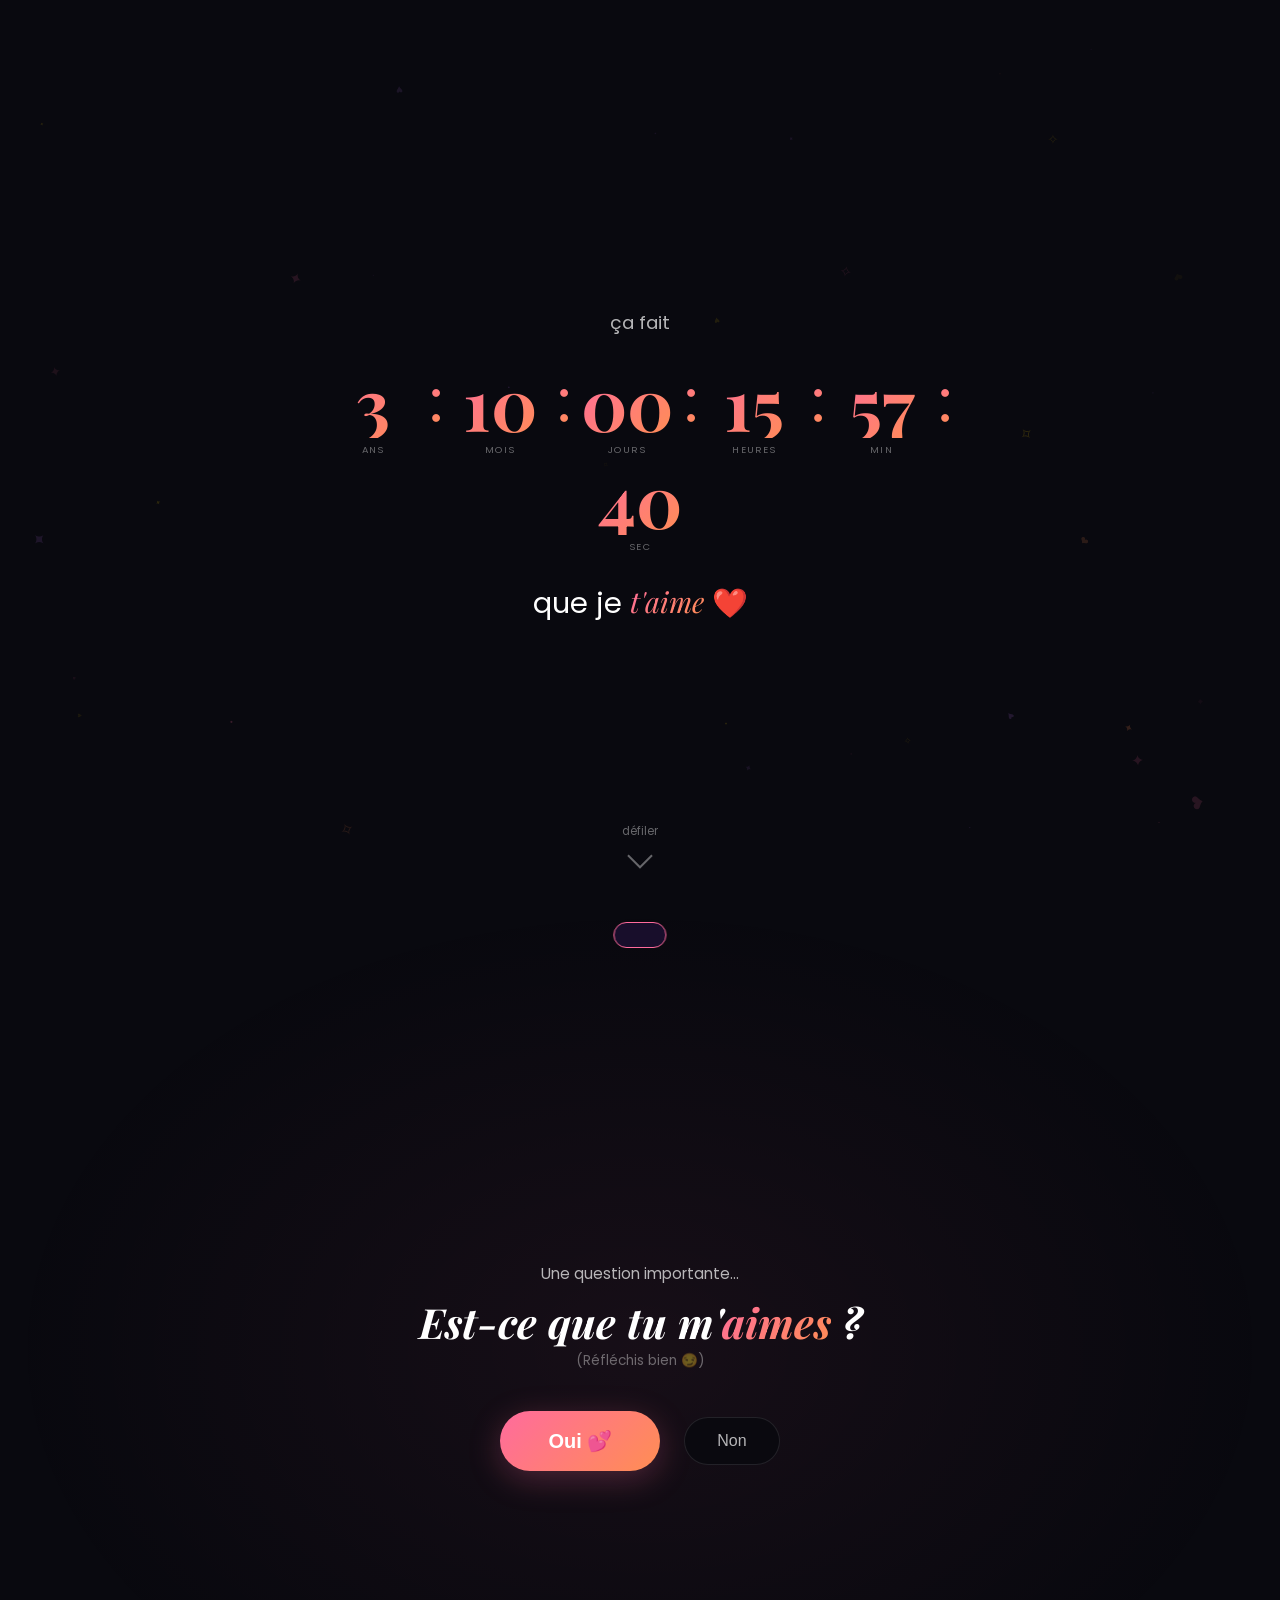
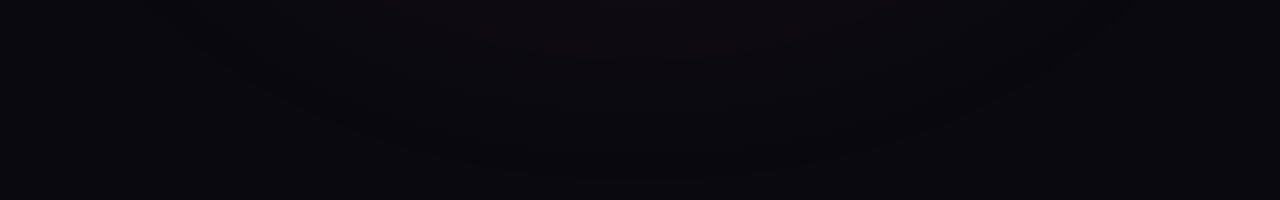
<file: index.html>
<!DOCTYPE html>
<html lang="fr">
<head>
  <meta charset="UTF-8">
  <meta name="viewport" content="width=device-width, initial-scale=1.0">
  <title>Pour My Queen 👑</title>
  <link rel="stylesheet" href="style.css">
  <link rel="preconnect" href="https://fonts.googleapis.com">
  <link rel="preconnect" href="https://fonts.gstatic.com" crossorigin>
  <link href="https://fonts.googleapis.com/css2?family=Playfair+Display:ital,wght@0,400;0,700;1,400&family=Poppins:wght@300;400;500;600&display=swap" rel="stylesheet">
</head>
<body class="page">

  <canvas id="particles-canvas"></canvas>
  <canvas id="confetti-canvas" style="display:none"></canvas>
  <div class="toast" id="toast"></div>

  <!-- SECTION 1 : Compteur -->
  <section class="section" id="sec-counter" style="min-height:100vh;">
    <div class="container">
      <p class="lead" style="font-size:1.15rem; margin-bottom:0.5rem;">ça fait</p>
      <div class="counter-wrap" id="counter">
        <div class="c-unit"><span class="c-val" id="c-y">0</span><span class="c-label">ans</span></div>
        <span class="c-sep">:</span>
        <div class="c-unit"><span class="c-val" id="c-mo">00</span><span class="c-label">mois</span></div>
        <span class="c-sep">:</span>
        <div class="c-unit"><span class="c-val" id="c-d">00</span><span class="c-label">jours</span></div>
        <span class="c-sep">:</span>
        <div class="c-unit"><span class="c-val" id="c-h">00</span><span class="c-label">heures</span></div>
        <span class="c-sep">:</span>
        <div class="c-unit"><span class="c-val" id="c-m">00</span><span class="c-label">min</span></div>
        <span class="c-sep">:</span>
        <div class="c-unit"><span class="c-val" id="c-s">00</span><span class="c-label">sec</span></div>
      </div>
      <p style="font-size:clamp(1.2rem,3vw,1.8rem); margin-top:0.5rem;">
        que je <span class="gradient-text" style="font-family:'Playfair Display',serif; font-style:italic;">t'aime</span> ❤️
      </p>
    </div>

    <div class="scroll-hint">
      <span>défiler</span>
      <div class="scroll-arrow"></div>
    </div>
  </section>

  <!-- SECTION 2 : Est-ce que tu m'aimes ? -->
  <section class="section" id="sec-love" style="background: radial-gradient(ellipse at center, rgba(255,107,157,0.06) 0%, transparent 70%);">
    <div class="container">
      <p class="lead" style="margin-bottom:0.6rem; font-size:0.95rem;">Une question importante…</p>
      <h2 style="font-style:italic; margin-bottom:0.3rem;">
        Est-ce que tu m'<span class="gradient-text">aimes</span> ?
      </h2>
      <p class="muted" style="margin-bottom:0;">(Réfléchis bien 😏)</p>

      <div class="love-buttons" id="love-buttons">
        <button id="btn-oui" onclick="clickOui()">Oui 💕</button>
        <button id="btn-non" onclick="clickNon()">Non</button>
      </div>

      <div id="continue-area" style="display:none;" class="bounce-in">
        <p class="lead" style="margin-bottom:1.5rem; font-size:1.1rem;">Je le savais depuis le début 😍✨</p>
        <a href="surprise.html" class="btn btn-primary" style="font-size:1.05rem; padding:1rem 2.5rem;">
          On continue My Queen ! 👑
        </a>
      </div>
    </div>
  </section>

  <script src="config.js"></script>
  <script src="photos-bg.js"></script>
  <script>
    /* ── Particles ── */
    (function () {
      const cvs = document.getElementById('particles-canvas');
      const ctx = cvs.getContext('2d');
      const CHARS = ['♥','❤','✦','✧','·'];
      const COLOR = ['#ff6b9d','#ff8e53','#c77dff','#ffd700'];
      let W, H, particles = [];

      function resize() {
        W = cvs.width  = window.innerWidth;
        H = cvs.height = window.innerHeight;
      }
      resize();
      window.addEventListener('resize', resize);

      for (let i = 0; i < 35; i++) {
        particles.push({
          x: Math.random() * 1,
          y: Math.random(),
          size: Math.random() * 13 + 5,
          speed: Math.random() * 0.4 + 0.2,
          op: Math.random() * 0.45 + 0.1,
          ch: CHARS[Math.floor(Math.random() * CHARS.length)],
          col: COLOR[Math.floor(Math.random() * COLOR.length)],
          rot: Math.random() * 360,
          rs: (Math.random() - 0.5) * 1.5,
          amp: Math.random() * 0.8 + 0.3,
          phase: Math.random() * Math.PI * 2,
        });
      }

      function draw() {
        ctx.clearRect(0, 0, W, H);
        particles.forEach(p => {
          const px = (p.x + p.amp * 0.012 * Math.sin(p.y * 8 + p.phase)) * W;
          const py = p.y * H;
          ctx.save();
          ctx.translate(px, py);
          ctx.rotate(p.rot * Math.PI / 180);
          ctx.globalAlpha = p.op;
          ctx.fillStyle = p.col;
          ctx.font = `${p.size}px serif`;
          ctx.fillText(p.ch, 0, 0);
          ctx.restore();
          p.y -= p.speed / H;
          p.rot += p.rs;
          if (p.y < -0.05) { p.y = 1.05; p.x = Math.random(); }
        });
        requestAnimationFrame(draw);
      }
      draw();
    })();

    /* ── Counter ── */
    function getTimeDiff(start) {
      const now = new Date();
      let yr = now.getFullYear() - start.getFullYear();
      let mo = now.getMonth()    - start.getMonth();
      let d  = now.getDate()     - start.getDate();
      let h  = now.getHours()    - start.getHours();
      let mi = now.getMinutes()  - start.getMinutes();
      let s  = now.getSeconds()  - start.getSeconds();
      if (s  < 0) { s  += 60; mi--; }
      if (mi < 0) { mi += 60; h--; }
      if (h  < 0) { h  += 24; d--; }
      if (d  < 0) { mo--; d += new Date(now.getFullYear(), now.getMonth(), 0).getDate(); }
      if (mo < 0) { mo += 12; yr--; }
      return { yr, mo, d, h, mi, s };
    }

    function pad(n) { return String(n).padStart(2, '0'); }

    function tick() {
      const t = getTimeDiff(CONFIG.startDate);
      document.getElementById('c-y').textContent  = t.yr;
      document.getElementById('c-mo').textContent = pad(t.mo);
      document.getElementById('c-d').textContent  = pad(t.d);
      document.getElementById('c-h').textContent  = pad(t.h);
      document.getElementById('c-m').textContent  = pad(t.mi);
      document.getElementById('c-s').textContent  = pad(t.s);
    }
    tick();
    setInterval(tick, 1000);

    /* ── Toast ── */
    let toastTimer;
    function showToast(msg, dur = 2200) {
      const el = document.getElementById('toast');
      el.textContent = msg;
      el.classList.add('show');
      clearTimeout(toastTimer);
      toastTimer = setTimeout(() => el.classList.remove('show'), dur);
    }

    /* ── Oui / Non logic ── */
    let noClicks = 0;
    const MAX = 5;
    const noMsgs = ['😏 Vraiment ?', '🤔 T\'es sûre sûre ?', '👀 Ah bon...', '😄 Allez !', '💕 Je savais que tu m\'aimais !'];
    let noPos  = null;
    const isMobile = window.matchMedia('(hover:none)').matches;

    /* Desktop : bouton Non qui fuit */
    if (!isMobile) {
      document.addEventListener('mousemove', function flee(e) {
        const btn = document.getElementById('btn-non');
        if (!btn || btn.style.display === 'none') return;
        if (!noPos) {
          const r = btn.getBoundingClientRect();
          // N'initialise que si le bouton est visible dans le viewport
          if (r.top < 0 || r.bottom > window.innerHeight || r.width === 0) return;
          noPos = { x: r.left, y: r.top, w: r.width, h: r.height };
          btn.style.position = 'fixed';
          btn.style.margin   = '0';
          btn.style.left     = noPos.x + 'px';
          btn.style.top      = noPos.y + 'px';
        }
        const cx = noPos.x + noPos.w / 2;
        const cy = noPos.y + noPos.h / 2;
        const dx = e.clientX - cx;
        const dy = e.clientY - cy;
        const dist = Math.sqrt(dx * dx + dy * dy);
        if (dist < 140) {
          const a = Math.atan2(dy, dx);
          const d = 130 + (140 - dist);
          noPos.x = Math.max(0, Math.min(window.innerWidth  - noPos.w, noPos.x - Math.cos(a) * d));
          noPos.y = Math.max(0, Math.min(window.innerHeight - noPos.h, noPos.y - Math.sin(a) * d));
          btn.style.left = noPos.x + 'px';
          btn.style.top  = noPos.y + 'px';
        }
      });
    }

    function clickNon() {
      noClicks++;
      const oui = document.getElementById('btn-oui');
      const non = document.getElementById('btn-non');
      const scale = 1 + noClicks * 0.28;
      oui.style.transform = `scale(${scale})`;
      non.style.opacity   = Math.max(0, 1 - noClicks * 0.22);
      non.style.transform = `scale(${Math.max(0.1, 1 - noClicks * 0.18)})`;
      showToast(noMsgs[Math.min(noClicks - 1, noMsgs.length - 1)]);
      if (noClicks >= MAX) {
        non.style.display = 'none';
        showToast('💕 Je savais que tu m\'aimais !', 3000);
      }
    }

    /* Confetti */
    function launchConfetti() {
      const cvs = document.getElementById('confetti-canvas');
      cvs.style.display = 'block';
      cvs.width  = window.innerWidth;
      cvs.height = window.innerHeight;
      const ctx  = cvs.getContext('2d');
      const cols = ['#ff6b9d','#ff8e53','#ffd700','#c77dff','#ffffff','#6ee7b7'];
      const pcs  = [];
      for (let i = 0; i < 120; i++) {
        pcs.push({
          x:  Math.random() * cvs.width,
          y: -20 - Math.random() * 100,
          w:  Math.random() * 11 + 4,
          h:  Math.random() * 6  + 3,
          c:  cols[Math.floor(Math.random() * cols.length)],
          sp: Math.random() * 3.5 + 2,
          dr: (Math.random() - 0.5) * 1.8,
          a:  Math.random() * 360,
          rs: (Math.random() - 0.5) * 6,
        });
      }
      let frame = 0;
      function draw() {
        ctx.clearRect(0, 0, cvs.width, cvs.height);
        let alive = false;
        pcs.forEach(p => {
          if (p.y < cvs.height + 10) {
            alive = true;
            p.y += p.sp; p.x += p.dr; p.a += p.rs;
            ctx.save();
            ctx.translate(p.x, p.y); ctx.rotate(p.a * Math.PI / 180);
            ctx.fillStyle = p.c;
            ctx.fillRect(-p.w/2, -p.h/2, p.w, p.h);
            ctx.restore();
          }
        });
        if (alive && frame++ < 220) requestAnimationFrame(draw);
        else { cvs.style.display = 'none'; ctx.clearRect(0,0,cvs.width,cvs.height); }
      }
      draw();
    }

    function clickOui() {
      startPhotosBg();
      launchConfetti();
      const oui = document.getElementById('btn-oui');
      const non = document.getElementById('btn-non');
      /* Réinitialise les tailles */
      oui.style.transition = 'transform 0.5s cubic-bezier(0.34,1.56,0.64,1), box-shadow 0.3s, font-size 0.5s';
      oui.style.transform  = 'scale(1)';
      oui.style.fontSize   = '';
      non.style.display    = 'none';
      oui.style.display    = 'none';
      setTimeout(() => {
        document.getElementById('continue-area').style.display = 'block';
        document.getElementById('continue-area').classList.add('bounce-in');
      }, 400);
    }
  </script>
</body>
</html>
</file>
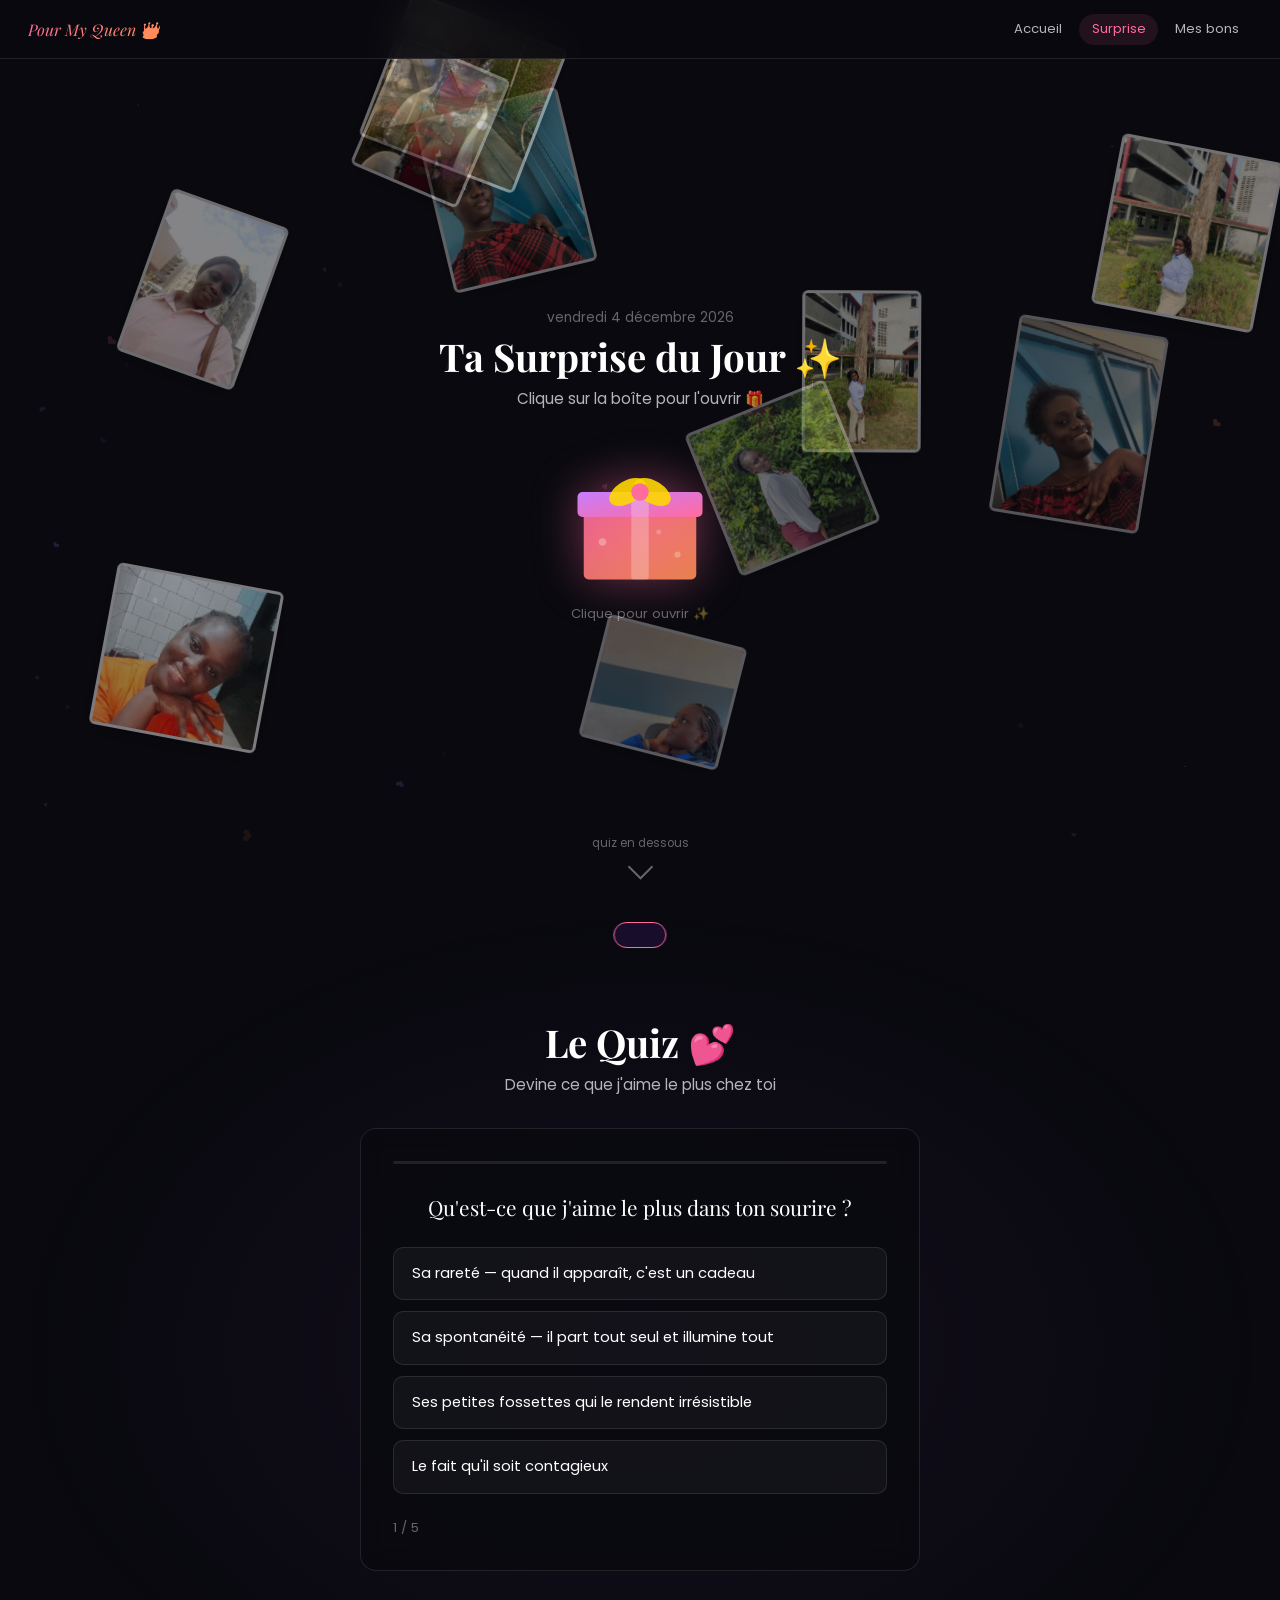
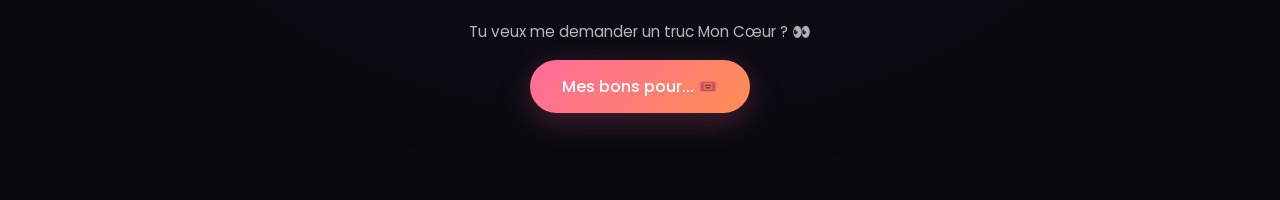
<file: surprise.html>
<!DOCTYPE html>
<html lang="fr">
<head>
  <meta charset="UTF-8">
  <meta name="viewport" content="width=device-width, initial-scale=1.0">
  <title>Ta Surprise 🎁 — My Queen</title>
  <link rel="stylesheet" href="style.css">
  <link rel="preconnect" href="https://fonts.googleapis.com">
  <link rel="preconnect" href="https://fonts.gstatic.com" crossorigin>
  <link href="https://fonts.googleapis.com/css2?family=Playfair+Display:ital,wght@0,400;0,700;1,400&family=Poppins:wght@300;400;500;600&display=swap" rel="stylesheet">
</head>
<body class="page">

  <canvas id="particles-canvas"></canvas>
  <div class="toast" id="toast"></div>

  <nav class="nav" id="main-nav">
    <span class="nav-logo">Pour My Queen 👑</span>
    <div class="nav-links">
      <a href="index.html"    class="nav-link">Accueil</a>
      <a href="surprise.html" class="nav-link active">Surprise</a>
      <a href="coupons.html"  class="nav-link">Mes bons</a>
    </div>
    <button class="hamburger" id="hamburger-btn" onclick="toggleMenu()" aria-label="Menu">
      <span></span><span></span><span></span>
    </button>
  </nav>

  <!-- Mobile drawer -->
  <div class="mob-overlay" id="mob-overlay" onclick="closeMenu()"></div>
  <div class="mob-drawer" id="mob-drawer">
    <a href="index.html"    class="mob-link" onclick="closeMenu()">Accueil</a>
    <a href="surprise.html" class="mob-link active">Surprise</a>
    <a href="coupons.html"  class="mob-link" onclick="closeMenu()">Mes bons</a>
  </div>

  <!-- SECTION 1 : Boîte cadeau -->
  <section class="section" id="sec-gift">
    <div class="container">
      <p class="muted" style="margin-bottom:0.3rem;" id="day-label"></p>
      <h2 class="section-title">Ta Surprise du Jour ✨</h2>
      <p class="section-sub">Clique sur la boîte pour l'ouvrir 🎁</p>

      <div class="gift-wrap-outer">
        <!-- Boîte cadeau (SVG animé) -->
        <div class="gift-click-zone" id="giftZone" onclick="openGift()">
          <svg class="gift-svg" viewBox="0 0 120 120" xmlns="http://www.w3.org/2000/svg">
            <defs>
              <linearGradient id="boxGrad" x1="0" y1="0" x2="1" y2="1">
                <stop offset="0%"  stop-color="#ff6b9d"/>
                <stop offset="100%" stop-color="#ff8e53"/>
              </linearGradient>
              <linearGradient id="lidGrad" x1="0" y1="0" x2="1" y2="1">
                <stop offset="0%"  stop-color="#c77dff"/>
                <stop offset="100%" stop-color="#ff6b9d"/>
              </linearGradient>
            </defs>
            <!-- Corps -->
            <rect x="15" y="55" width="90" height="55" rx="4" fill="url(#boxGrad)" opacity="0.9"/>
            <!-- Ruban vertical corps -->
            <rect x="53" y="55" width="14" height="55" rx="2" fill="rgba(255,255,255,0.25)"/>
            <!-- Couvercle (animé) -->
            <g class="gift-lid" id="giftLid">
              <rect x="10" y="40" width="100" height="20" rx="4" fill="url(#lidGrad)"/>
              <!-- Ruban vertical couvercle -->
              <rect x="53" y="40" width="14" height="20" rx="2" fill="rgba(255,255,255,0.25)"/>
              <!-- Nœud gauche -->
              <ellipse cx="50" cy="40" rx="16" ry="9" fill="#ffd700" opacity="0.9" transform="rotate(-30 50 40)"/>
              <!-- Nœud droit -->
              <ellipse cx="70" cy="40" rx="16" ry="9" fill="#ffd700" opacity="0.9" transform="rotate(30 70 40)"/>
              <!-- Centre nœud -->
              <circle cx="60" cy="40" r="7" fill="#ff6b9d"/>
            </g>
            <!-- Points déco -->
            <circle cx="30" cy="80" r="3" fill="rgba(255,255,255,0.3)"/>
            <circle cx="90" cy="90" r="2.5" fill="rgba(255,255,255,0.25)"/>
            <circle cx="75" cy="72" r="2" fill="rgba(255,255,255,0.2)"/>
          </svg>
          <p class="gift-hint" id="gift-hint">Clique pour ouvrir ✨</p>
        </div>

        <!-- Contenu révélé -->
        <div class="card gift-content fade-up" id="giftContent" style="display:none; max-width:460px; text-align:center;">
          <span class="gift-icon" id="gift-icon"></span>
          <h3 class="gift-title" id="gift-title"></h3>
          <p class="gift-msg" id="gift-msg"></p>
          <p class="gift-day muted" id="gift-day-txt"></p>
        </div>
      </div>

      <div class="scroll-hint" style="bottom:1.5rem;">
        <span>quiz en dessous</span>
        <div class="scroll-arrow"></div>
      </div>
    </div>
  </section>

  <!-- SECTION 2 : Quiz -->
  <section class="section" id="sec-quiz" style="background: radial-gradient(ellipse at center, rgba(199,125,255,0.06) 0%, transparent 70%);">
    <div class="container">
      <h2 class="section-title">Le Quiz 💕</h2>
      <p class="section-sub">Devine ce que j'aime le plus chez toi</p>

      <div class="card quiz-wrap" id="quiz-wrap">
        <!-- Barre de progression -->
        <div class="quiz-bar-track"><div class="quiz-bar" id="quiz-bar" style="width:0%"></div></div>

        <!-- Question en cours -->
        <div id="quiz-question-area">
          <p class="quiz-q" id="quiz-q-text"></p>
          <div class="quiz-opts" id="quiz-opts"></div>
          <p class="quiz-expl" id="quiz-expl" style="display:none;"></p>
          <div class="quiz-foot">
            <span class="quiz-count" id="quiz-count"></span>
            <button class="btn btn-primary btn-sm" id="quiz-next" onclick="nextQuestion()" style="display:none;">
              Suivant →
            </button>
          </div>
        </div>

        <!-- Résultat final -->
        <div id="quiz-result" style="display:none;" class="quiz-result">
          <div class="quiz-score-big" id="quiz-score-big"></div>
          <p style="font-family:'Playfair Display',serif; font-size:1.3rem; margin:0.75rem 0;" id="quiz-result-msg"></p>
          <p class="lead" id="quiz-result-sub" style="margin-bottom:1.5rem;"></p>
          <button class="btn btn-ghost" onclick="restartQuiz()">Rejouer 🔄</button>
        </div>
      </div>

      <div style="margin-top:3rem; display:flex; flex-direction:column; align-items:center; gap:1rem;">
        <p class="lead" style="font-size:0.95rem;">Tu veux me demander un truc Mon Cœur ? 👀</p>
        <a href="coupons.html" class="btn btn-primary">Mes bons pour... 🎟️</a>
      </div>
    </div>
  </section>

  <script src="config.js"></script>
  <script src="photos-bg.js"></script>
  <script>
    /* ── Particles (identique à index.html) ── */
    (function () {
      const cvs = document.getElementById('particles-canvas');
      const ctx = cvs.getContext('2d');
      const CHARS = ['♥','❤','✦','✧','·'];
      const COLOR = ['#ff6b9d','#ff8e53','#c77dff','#ffd700'];
      let W, H;
      const particles = [];
      function resize() { W = cvs.width = innerWidth; H = cvs.height = innerHeight; }
      resize(); window.addEventListener('resize', resize);
      for (let i = 0; i < 30; i++) particles.push({
        x: Math.random(), y: Math.random(),
        size: Math.random()*12+5, speed: Math.random()*0.35+0.18,
        op: Math.random()*0.4+0.1,
        ch: CHARS[Math.floor(Math.random()*CHARS.length)],
        col: COLOR[Math.floor(Math.random()*COLOR.length)],
        rot: Math.random()*360, rs: (Math.random()-.5)*1.4,
        amp: Math.random()*0.8+0.3, phase: Math.random()*Math.PI*2,
      });
      function draw() {
        ctx.clearRect(0,0,W,H);
        particles.forEach(p => {
          const px = (p.x + p.amp*0.011*Math.sin(p.y*8+p.phase))*W;
          const py = p.y*H;
          ctx.save(); ctx.translate(px,py); ctx.rotate(p.rot*Math.PI/180);
          ctx.globalAlpha=p.op; ctx.fillStyle=p.col;
          ctx.font=`${p.size}px serif`; ctx.fillText(p.ch,0,0); ctx.restore();
          p.y -= p.speed/H; p.rot += p.rs;
          if (p.y < -0.05) { p.y=1.05; p.x=Math.random(); }
        });
        requestAnimationFrame(draw);
      }
      draw();
    })();

    /* ── Toast ── */
    let toastTimer;
    function showToast(msg, dur=2200) {
      const el = document.getElementById('toast');
      el.textContent = msg; el.classList.add('show');
      clearTimeout(toastTimer);
      toastTimer = setTimeout(() => el.classList.remove('show'), dur);
    }

    /* ── Surprise du jour ── */
    (function() {
      const today = new Date();
      const dayOfYear = Math.floor((today - new Date(today.getFullYear(),0,0)) / 86400000);
      const idx = (dayOfYear - 1 + CONFIG.dailySurprises.length) % CONFIG.dailySurprises.length;
      const surprise = CONFIG.dailySurprises[idx];

      document.getElementById('day-label').textContent =
        today.toLocaleDateString('fr-FR', { weekday:'long', day:'numeric', month:'long', year:'numeric' });

      document.getElementById('gift-icon').textContent  = surprise.icon;
      document.getElementById('gift-title').textContent = surprise.title;
      document.getElementById('gift-msg').textContent   = surprise.content;
      document.getElementById('gift-day-txt').textContent = 'Le Meilleur pour la Meilleure ❤️';
    })();

    let giftOpened = false;
    function openGift() {
      if (giftOpened) return;
      giftOpened = true;
      const zone    = document.getElementById('giftZone');
      const hint    = document.getElementById('gift-hint');
      const content = document.getElementById('giftContent');
      zone.classList.add('opening');
      hint.textContent = '🎉';
      setTimeout(() => {
        content.style.display = 'block';
        showToast('Bonne journée My Queen 💕', 3000);
      }, 650);
    }

    /* ── Quiz ── */
    const questions = CONFIG.quizQuestions;
    let qIdx = 0, score = 0, answered = false;

    function renderQuestion() {
      const q  = questions[qIdx];
      const pct = (qIdx / questions.length) * 100;
      document.getElementById('quiz-bar').style.width = pct + '%';
      document.getElementById('quiz-q-text').textContent = q.question;
      document.getElementById('quiz-count').textContent  = `${qIdx + 1} / ${questions.length}`;
      document.getElementById('quiz-expl').style.display = 'none';
      document.getElementById('quiz-next').style.display = 'none';
      answered = false;

      const optsEl = document.getElementById('quiz-opts');
      optsEl.innerHTML = '';
      q.options.forEach((opt, i) => {
        const btn = document.createElement('button');
        btn.className = 'quiz-opt';
        btn.textContent = opt;
        btn.onclick = () => answerQuestion(i, btn);
        optsEl.appendChild(btn);
      });
    }

    function answerQuestion(chosen, btn) {
      if (answered) return;
      answered = true;
      const q = questions[qIdx];
      const opts = document.querySelectorAll('.quiz-opt');
      opts.forEach(o => o.disabled = true);

      score++;
      btn.classList.add('correct');
      showToast('Bonne réponse ! 🎉');

      const expl = document.getElementById('quiz-expl');
      expl.textContent = q.explanation;
      expl.style.display = 'block';
      document.getElementById('quiz-next').style.display = 'inline-flex';
    }

    function nextQuestion() {
      qIdx++;
      if (qIdx >= questions.length) {
        showResult();
      } else {
        renderQuestion();
      }
    }

    const resultMsgs = [
      [0, 2, '💔 Aïe...', 'Tu me connais encore mal, mais c\'est pour ça qu\'on est là ! 😄'],
      [2, 4, '💛 Pas mal !', 'Tu commences à cerner les contours de ce que j\'aime chez toi 😊'],
      [4, 5, '💕 Presque !', 'Tu as failli avoir un sans-faute... La prochaine fois ! 😍'],
      [5, 5, '❤️ Parfait !', 'Tu me connais par cœur. Je t\'aime, My Queen 👑'],
    ];

    function showResult() {
      document.getElementById('quiz-bar').style.width = '100%';
      document.getElementById('quiz-question-area').style.display = 'none';
      const res = document.getElementById('quiz-result');
      res.style.display = 'block';
      document.getElementById('quiz-score-big').textContent = `${score} / ${questions.length}`;

      let msg = resultMsgs[0];
      for (const m of resultMsgs) {
        if (score >= m[0] && score <= m[1]) msg = m;
      }
      // Special case for perfect score
      if (score === questions.length) msg = resultMsgs[3];

      document.getElementById('quiz-result-msg').textContent = msg[2];
      document.getElementById('quiz-result-sub').textContent = msg[3];
    }

    function restartQuiz() {
      qIdx = 0; score = 0;
      document.getElementById('quiz-result').style.display = 'none';
      document.getElementById('quiz-question-area').style.display = 'block';
      renderQuestion();
    }

    renderQuestion();
    startPhotosBg();

    /* ── Hamburger menu ── */
    let _menuOpen = false;
    function toggleMenu() { _menuOpen ? closeMenu() : _openMenu(); }
    function _openMenu() {
      _menuOpen = true;
      const drawer  = document.getElementById('mob-drawer');
      const overlay = document.getElementById('mob-overlay');
      document.getElementById('hamburger-btn').classList.add('open');
      overlay.classList.add('open');
      drawer.style.transition = 'none';
      drawer.style.right = '-100%';
      void drawer.offsetWidth;
      drawer.style.transition = 'right 0.35s cubic-bezier(0.25,0.46,0.45,0.94)';
      drawer.style.right = '0px';
    }
    function closeMenu() {
      _menuOpen = false;
      const drawer  = document.getElementById('mob-drawer');
      const overlay = document.getElementById('mob-overlay');
      document.getElementById('hamburger-btn').classList.remove('open');
      overlay.classList.remove('open');
      drawer.style.transition = 'right 0.35s cubic-bezier(0.25,0.46,0.45,0.94)';
      drawer.style.right = '-100%';
    }
  </script>
</body>
</html>
</file>
<file: style.css>
@import url('https://fonts.googleapis.com/css2?family=Playfair+Display:ital,wght@0,400;0,700;1,400&family=Poppins:wght@300;400;500;600&display=swap');

:root {
  --bg:          #09090f;
  --bg-card:     rgba(9,9,15,0.82);
  --bg-card-h:   rgba(9,9,15,0.92);
  --pink:        #ff6b9d;
  --coral:       #ff8e53;
  --gold:        #ffd700;
  --purple:      #c77dff;
  --text:        #ffffff;
  --text-sub:    rgba(255,255,255,0.7);
  --text-muted:  rgba(255,255,255,0.38);
  --border:      rgba(255,255,255,0.1);
  --grad:        linear-gradient(135deg, #ff6b9d, #ff8e53);
  --shadow:      0 8px 32px rgba(255,107,157,0.25);
  --r:           16px;
  --r-sm:        10px;
  --t:           all 0.3s ease;
}

*, *::before, *::after { margin:0; padding:0; box-sizing:border-box; }
html { scroll-behavior: smooth; }

body {
  font-family: 'Poppins', sans-serif;
  background: var(--bg);
  color: var(--text);
  min-height: 100vh;
  overflow-x: hidden;
}

/* ── Particles ── */
#particles-canvas {
  position: fixed; inset: 0;
  pointer-events: none;
  z-index: 0;
  opacity: 0.35;
}

/* ── Layout ── */
.page    { position: relative; z-index: 1; }
.section {
  min-height: 100vh;
  display: flex; flex-direction: column;
  align-items: center; justify-content: center;
  padding: 5rem 1.5rem 3rem;
  text-align: center;
  position: relative;
  z-index: 3;
}
.container { max-width: 680px; width: 100%; margin: 0 auto; }

/* ── Typography ── */
h1, h2, h3 { font-family: 'Playfair Display', serif; line-height: 1.2; }

h1 {
  font-size: clamp(2.2rem, 5vw, 3.6rem);
  background: var(--grad);
  -webkit-background-clip: text; -webkit-text-fill-color: transparent;
  background-clip: text;
}
h2 { font-size: clamp(1.6rem, 3.5vw, 2.6rem); }
h3 { font-size: 1.2rem; }

.lead   { font-size: 1.05rem; color: var(--text-sub); line-height: 1.7; }
.muted  { color: var(--text-muted); font-size: 0.85rem; }

.gradient-text {
  background: var(--grad);
  -webkit-background-clip: text; -webkit-text-fill-color: transparent;
  background-clip: text;
}

/* ── Nav ── */
.nav {
  position: fixed; top: 0; left: 0; right: 0; z-index: 200;
  display: flex; justify-content: space-between; align-items: center;
  padding: 0.85rem 1.75rem;
  background: rgba(9,9,15,0.85);
  backdrop-filter: blur(18px);
  border-bottom: 1px solid var(--border);
}
.nav-logo {
  font-family: 'Playfair Display', serif;
  font-size: 1rem; font-style: italic;
  background: var(--grad);
  -webkit-background-clip: text; -webkit-text-fill-color: transparent;
  background-clip: text;
}
.nav-links { display: flex; gap: 0.25rem; }
.nav-link {
  font-size: 0.82rem; color: var(--text-sub);
  text-decoration: none; padding: 0.35rem 0.8rem;
  border-radius: 20px; transition: var(--t);
}
.nav-link:hover, .nav-link.active {
  color: var(--pink); background: rgba(255,107,157,0.1);
}

/* ── Buttons ── */
.btn {
  display: inline-flex; align-items: center; gap: 0.45rem;
  padding: 0.85rem 2rem; border: none; border-radius: 50px;
  font-family: 'Poppins', sans-serif; font-size: 1rem; font-weight: 500;
  cursor: pointer; text-decoration: none; transition: var(--t);
  white-space: nowrap;
}
.btn-primary {
  background: var(--grad); color: #fff;
  box-shadow: var(--shadow);
}
.btn-primary:hover { transform: translateY(-3px); box-shadow: 0 14px 40px rgba(255,107,157,0.45); }

.btn-ghost {
  background: var(--bg-card); color: var(--text);
  border: 1px solid var(--border);
  backdrop-filter: blur(10px);
}
.btn-ghost:hover { background: var(--bg-card-h); }

.btn-outline {
  background: transparent; color: var(--text);
  border: 1.5px solid var(--border);
}
.btn-outline:hover { border-color: var(--pink); color: var(--pink); }

.btn-sm { padding: 0.55rem 1.3rem; font-size: 0.88rem; }

/* ── Cards ── */
.card {
  background: var(--bg-card);
  border: 1px solid var(--border);
  border-radius: var(--r);
  padding: 2rem;
  backdrop-filter: blur(12px);
}

/* ── Counter ── */
.counter-wrap {
  display: flex; flex-wrap: wrap;
  justify-content: center; align-items: flex-start;
  gap: 0.4rem 0.6rem;
  margin: 1.75rem 0;
}
.c-unit { display: flex; flex-direction: column; align-items: center; }
.c-val {
  font-family: 'Playfair Display', serif;
  font-size: clamp(2.8rem, 7vw, 4.5rem);
  font-weight: 700; line-height: 1;
  background: var(--grad);
  -webkit-background-clip: text; -webkit-text-fill-color: transparent;
  background-clip: text;
  min-width: 2ch; text-align: center;
}
.c-sep {
  font-family: 'Playfair Display', serif;
  font-size: clamp(2.4rem, 6vw, 3.8rem); line-height: 1;
  background: var(--grad);
  -webkit-background-clip: text; -webkit-text-fill-color: transparent;
  background-clip: text;
  opacity: 1; margin-top: 0;
}
.c-label {
  font-size: 0.6rem; text-transform: uppercase;
  letter-spacing: 0.12em; color: var(--text-muted);
  margin-top: 0.3rem;
}

/* ── Love section ── */
.love-buttons {
  display: flex; gap: 1.5rem;
  justify-content: center; align-items: center;
  flex-wrap: wrap;
  margin-top: 2.5rem;
}
#btn-oui {
  background: var(--grad); color: #fff;
  padding: 1.1rem 3rem; font-size: 1.25rem; font-weight: 600;
  border: none; border-radius: 50px; cursor: pointer;
  box-shadow: var(--shadow); transform-origin: center;
  transition: transform 0.45s cubic-bezier(0.34,1.56,0.64,1),
              box-shadow 0.3s, font-size 0.45s;
}
#btn-oui:hover { box-shadow: 0 14px 40px rgba(255,107,157,0.5); }

#btn-non {
  background: var(--bg-card); color: var(--text-sub);
  padding: 0.85rem 2rem; font-size: 1rem;
  border: 1px solid var(--border); border-radius: 50px;
  cursor: pointer; backdrop-filter: blur(10px);
  transition: opacity 0.4s, transform 0.4s, font-size 0.4s;
}

#continue-area { margin-top: 2.5rem; }
.bounce-in { animation: bounceIn 0.5s cubic-bezier(0.34,1.56,0.64,1); }

@keyframes bounceIn {
  from { transform: scale(0) translateY(20px); opacity: 0; }
  to   { transform: scale(1) translateY(0);    opacity: 1; }
}

/* ── Scroll hint ── */
.scroll-hint {
  position: absolute; bottom: 2.2rem; left: 50%;
  transform: translateX(-50%);
  display: flex; flex-direction: column; align-items: center; gap: 0.4rem;
  color: var(--text-muted); font-size: 0.72rem;
  animation: floatHint 2.5s ease-in-out infinite;
}
.scroll-arrow {
  width: 18px; height: 18px;
  border-right: 2px solid var(--text-muted);
  border-bottom: 2px solid var(--text-muted);
  transform: rotate(45deg);
}
@keyframes floatHint {
  0%,100% { transform: translateX(-50%) translateY(0); opacity: 0.6; }
  50%      { transform: translateX(-50%) translateY(-8px); opacity: 1; }
}

/* ── Gift box ── */
.gift-wrap-outer { display: flex; flex-direction: column; align-items: center; gap: 2rem; }
.gift-click-zone {
  cursor: pointer; user-select: none;
  display: flex; flex-direction: column; align-items: center; gap: 0.75rem;
}
.gift-svg {
  width: 150px; height: 150px;
  filter: drop-shadow(0 0 24px rgba(255,107,157,0.45));
  transition: transform 0.2s;
}
.gift-click-zone:hover .gift-svg { transform: scale(1.06) rotate(-2deg); }
.gift-hint { font-size: 0.82rem; color: var(--text-muted); }

.gift-lid { transform-origin: 50% 100%; }
.gift-click-zone.opening .gift-lid {
  animation: lidUp 0.65s cubic-bezier(0.4,0,0.2,1) forwards;
}
@keyframes lidUp {
  0%   { transform: translateY(0)   rotate(0deg); opacity: 1; }
  40%  { transform: translateY(-55px) rotate(-30deg); opacity: 1; }
  100% { transform: translateY(-110px) rotate(-70deg) translateX(-20px); opacity: 0; }
}

.gift-content {
  max-width: 460px;
  animation: fadeUp 0.55s ease;
}
.gift-icon   { font-size: 3rem; display: block; margin-bottom: 0.5rem; }
.gift-title  {
  font-family: 'Playfair Display', serif; font-size: 1.45rem;
  margin-bottom: 1rem; color: var(--pink);
}
.gift-msg    { font-size: 1.05rem; line-height: 1.75; color: var(--text-sub); font-style: italic; }
.gift-day    { margin-top: 1rem; font-size: 0.75rem; color: var(--text-muted); }

/* ── Quiz ── */
.quiz-wrap { max-width: 560px; margin: 0 auto; }
.quiz-bar-track {
  height: 3px; background: var(--border);
  border-radius: 2px; margin-bottom: 1.75rem; overflow: hidden;
}
.quiz-bar {
  height: 100%; background: var(--grad); border-radius: 2px;
  transition: width 0.4s ease;
}
.quiz-q {
  font-family: 'Playfair Display', serif;
  font-size: clamp(1.05rem,2.5vw,1.3rem);
  margin-bottom: 1.5rem; line-height: 1.45;
}
.quiz-opts { display: grid; gap: 0.7rem; }
.quiz-opt {
  background: rgba(255,255,255,0.04);
  border: 1px solid var(--border);
  border-radius: var(--r-sm);
  padding: 0.95rem 1.1rem;
  text-align: left; cursor: pointer;
  font-family: 'Poppins', sans-serif; font-size: 0.92rem; color: var(--text);
  transition: var(--t);
}
.quiz-opt:hover:not(:disabled) {
  background: rgba(255,107,157,0.1); border-color: rgba(255,107,157,0.4);
  transform: translateX(4px);
}
.quiz-opt.correct { background: rgba(52,211,153,0.15); border-color: rgba(52,211,153,0.5); color: #6ee7b7; }
.quiz-opt.wrong   { background: rgba(239,68,68,0.12);  border-color: rgba(239,68,68,0.4);  color: #fca5a5; }
.quiz-opt:disabled { cursor: default; }

.quiz-expl {
  margin-top: 1rem; font-style: italic; color: var(--pink);
  font-size: 0.93rem; animation: fadeUp 0.3s ease;
}
.quiz-foot {
  margin-top: 1.5rem; display: flex;
  justify-content: space-between; align-items: center;
}
.quiz-count { font-size: 0.82rem; color: var(--text-muted); }

.quiz-result { animation: fadeUp 0.4s ease; }
.quiz-score-big {
  font-family: 'Playfair Display', serif; font-size: 5rem; line-height: 1;
  background: var(--grad);
  -webkit-background-clip: text; -webkit-text-fill-color: transparent;
  background-clip: text;
}

/* ── Coupons ── */
.coupon-types {
  display: grid; grid-template-columns: repeat(auto-fill, minmax(140px, 1fr));
  gap: 0.75rem; margin-bottom: 2rem;
}
.c-type-btn {
  background: var(--bg-card); border: 2px solid var(--border);
  border-radius: var(--r); padding: 1.2rem 0.75rem;
  cursor: pointer; transition: var(--t);
  text-align: center; color: var(--text);
  font-family: 'Poppins', sans-serif;
}
.c-type-btn:hover, .c-type-btn.sel {
  border-color: var(--pink); background: rgba(255,107,157,0.08);
  transform: translateY(-2px);
}
.c-type-icon  { font-size: 1.9rem; display: block; margin-bottom: 0.4rem; }
.c-type-label { font-size: 0.8rem; font-weight: 500; line-height: 1.3; }

.coupon-form { max-width: 520px; margin: 0 auto; text-align: left; }
.fg { margin-bottom: 1.1rem; }
.fg label {
  display: block; font-size: 0.83rem; font-weight: 500;
  margin-bottom: 0.45rem; color: var(--text-sub);
}
.fg input, .fg textarea {
  width: 100%;
  background: rgba(255,255,255,0.05); border: 1px solid var(--border);
  border-radius: var(--r-sm); padding: 0.8rem 1rem;
  color: var(--text); font-family: 'Poppins', sans-serif; font-size: 0.93rem;
  outline: none; transition: var(--t);
}
.fg input:focus, .fg textarea:focus {
  border-color: var(--pink); box-shadow: 0 0 0 3px rgba(255,107,157,0.12);
}
.fg textarea { min-height: 90px; resize: vertical; }

.tickets-list { display: grid; gap: 0.9rem; margin-top: 1.5rem; }
.ticket {
  background: var(--bg-card); border: 1px solid var(--border);
  border-radius: var(--r); padding: 1.1rem 1.25rem;
  border-left: 4px solid var(--pink);
  animation: fadeUp 0.35s ease;
}
.ticket-head {
  display: flex; justify-content: space-between; align-items: center;
  margin-bottom: 0.4rem;
}
.ticket-id    { font-size: 0.72rem; color: var(--text-muted); font-family: monospace; }
.ticket-badge {
  font-size: 0.72rem; background: rgba(255,107,157,0.18); color: var(--pink);
  padding: 0.15rem 0.55rem; border-radius: 20px;
}
.ticket-title { font-weight: 600; font-size: 0.95rem; margin-bottom: 0.2rem; }
.ticket-desc  { font-size: 0.88rem; color: var(--text-sub); }
.ticket-foot  { margin-top: 0.6rem; font-size: 0.75rem; color: var(--text-muted); display: flex; align-items: center; gap: 0.4rem; }
.pulse-dot {
  width: 7px; height: 7px; border-radius: 50%;
  background: var(--pink); flex-shrink: 0;
  animation: pulse 2s infinite;
}
@keyframes pulse {
  0%,100% { opacity:1; transform:scale(1); }
  50%      { opacity:0.45; transform:scale(0.75); }
}

/* ── Toast ── */
.toast {
  position: fixed; bottom: 2rem; left: 50%;
  transform: translateX(-50%) translateY(80px);
  background: rgba(25,15,45,0.96); border: 1px solid var(--pink);
  color: var(--text); padding: 0.75rem 1.6rem; border-radius: 50px;
  font-size: 0.92rem; z-index: 9999; pointer-events: none;
  backdrop-filter: blur(12px); white-space: nowrap;
  transition: transform 0.35s cubic-bezier(0.34,1.56,0.64,1);
}
.toast.show { transform: translateX(-50%) translateY(0); }

/* ── Confetti canvas ── */
#confetti-canvas {
  position: fixed; inset: 0;
  pointer-events: none; z-index: 8000;
}

/* ── Section divider ── */
.section-title {
  font-family: 'Playfair Display', serif;
  font-size: clamp(1.6rem, 3.5vw, 2.4rem);
  margin-bottom: 0.5rem;
}
.section-sub { color: var(--text-sub); font-size: 0.95rem; margin-bottom: 2rem; }

/* ── Animations helpers ── */
@keyframes fadeUp {
  from { opacity:0; transform:translateY(18px); }
  to   { opacity:1; transform:translateY(0); }
}
.fade-up { animation: fadeUp 0.45s ease; }

/* ── Photos flottantes ── */
.photo-floater {
  position: fixed;
  top: 0; left: 0;
  border: 3px solid rgba(255,255,255,0.8);
  border-radius: 6px;
  box-shadow: 0 6px 28px rgba(0,0,0,0.6);
  overflow: hidden;
  pointer-events: none;
  z-index: 1;
  will-change: transform;
  transform-origin: center center;
}
.photo-floater img {
  width: 100%; height: 100%;
  object-fit: cover; display: block;
  user-select: none;
}

/* ── Fix icône calendrier (date input) ── */
input[type="date"] {
  color-scheme: dark;
}
input[type="date"]::-webkit-calendar-picker-indicator {
  filter: invert(1);
  opacity: 1;
  cursor: pointer;
  border-radius: 6px;
  padding: 5px;
  background: rgba(255,107,157,0.4);
  width: 20px;
  height: 20px;
  margin-right: 2px;
}

/* ── Hamburger button ── */
.hamburger {
  display: none;
  flex-direction: column;
  gap: 5px;
  background: none;
  border: none;
  cursor: pointer;
  padding: 6px 4px;
  z-index: 201;
  position: relative;
  margin-left: auto;
}
.hamburger span {
  display: block;
  width: 22px;
  height: 2px;
  background: var(--text);
  border-radius: 2px;
  transition: transform 0.32s ease, opacity 0.25s ease;
}
.hamburger.open span:nth-child(1) { transform: translateY(7px) rotate(45deg); }
.hamburger.open span:nth-child(2) { opacity: 0; transform: scaleX(0); }
.hamburger.open span:nth-child(3) { transform: translateY(-7px) rotate(-45deg); }

/* ── Mobile drawer (slide depuis la droite) ── */
.mob-overlay {
  position: fixed; inset: 0;
  background: rgba(0,0,0,0.55);
  z-index: 299;
  opacity: 0;
  pointer-events: none;
  transition: opacity 0.3s ease;
}
.mob-overlay.open { opacity: 1; pointer-events: all; }

.mob-drawer {
  position: fixed;
  top: 0; right: -100%; bottom: 0;
  width: 72%;
  max-width: 280px;
  background: rgba(9,9,15,0.98);
  z-index: 300;
  transition: right 0.35s cubic-bezier(0.25, 0.46, 0.45, 0.94);
  display: flex;
  flex-direction: column;
  padding: 5rem 1.75rem 2rem;
  gap: 0;
  border-left: 1px solid rgba(255,255,255,0.08);
}
.mob-drawer.open { right: 0; }

.mob-link {
  display: block;
  font-size: 1.15rem;
  color: var(--text-sub);
  text-decoration: none;
  font-family: 'Poppins', sans-serif;
  font-weight: 500;
  padding: 1rem 0;
  border-bottom: 1px solid rgba(255,255,255,0.07);
  transition: color 0.2s, padding-left 0.2s;
}
.mob-link:hover  { color: var(--pink); padding-left: 0.5rem; }
.mob-link.active { color: var(--pink); }

/* ── Responsive ── */
@media (max-width: 520px) {
  .c-val { font-size: 2.2rem; }
  .c-sep { font-size: 1.9rem; }
  .love-buttons { flex-direction: column; gap: 1rem; }
  .coupon-types { grid-template-columns: repeat(2, 1fr); }

  .hamburger { display: flex; }
  .nav-links  { display: none; }
}
</file>
